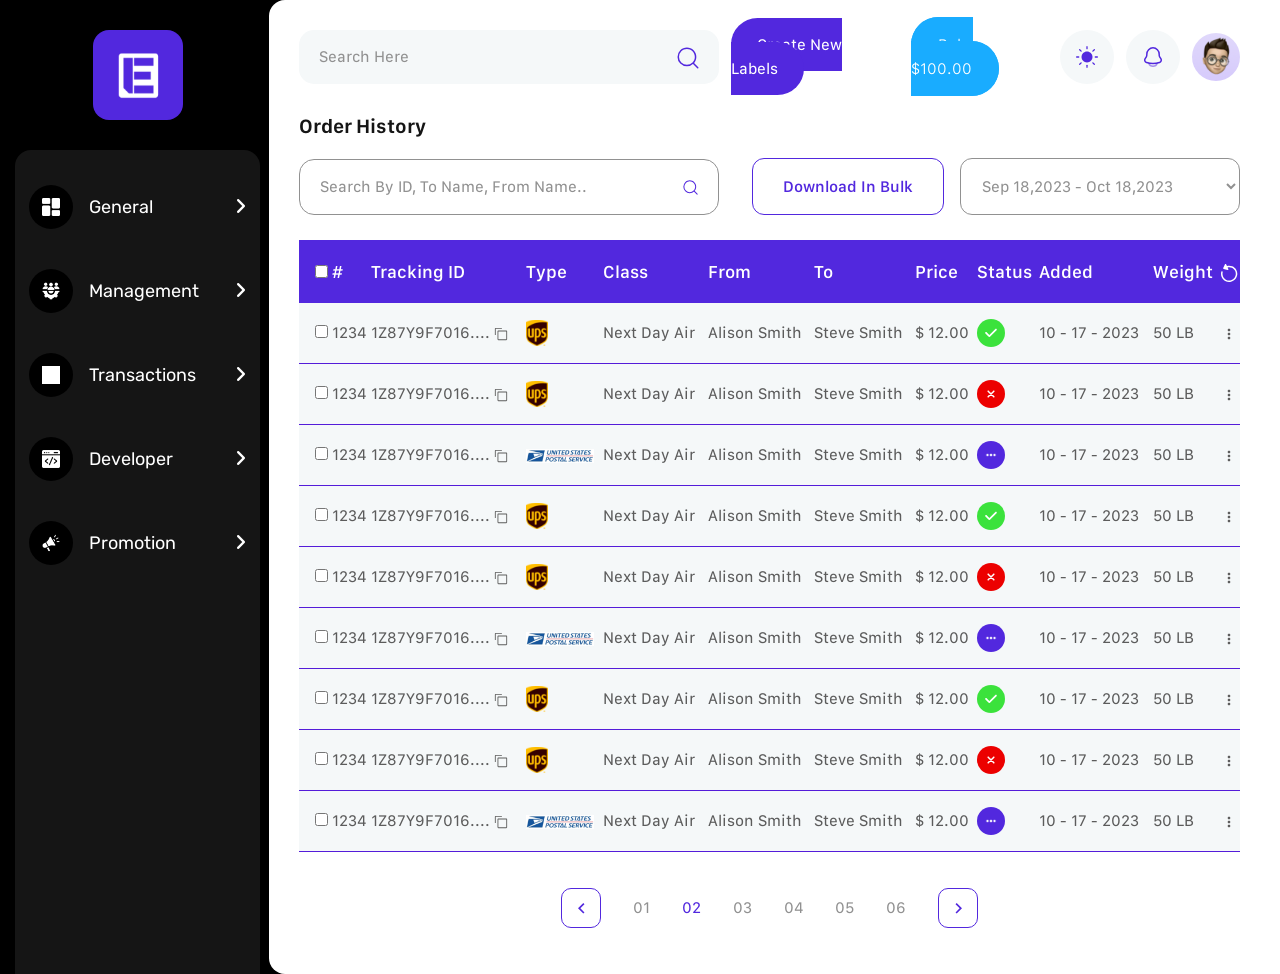
<file: order-history.html>
<!DOCTYPE html>
<html lang="en">
  <head>
    <meta charset="UTF-8" />
    <meta name="viewport" content="width=device-width, initial-scale=1.0" />
    <title>Bumping Ship - Order History</title>

    <!-- Font Awesome CDN -->
    <link
      rel="stylesheet"
      href="https://cdnjs.cloudflare.com/ajax/libs/font-awesome/6.4.2/css/all.min.css"
    />

    <!-- Bootstrap CSS -->
    <link rel="stylesheet" href="assets/css/bootstrap.min.css" />

    <!-- Custom CSS -->
    <link rel="stylesheet" href="assets/css/style.css" />

    <!-- Responsive CSS -->
    <link rel="stylesheet" href="assets/css/responsive.css" />
  </head>
  <body>
    <!-- Main Section HTML Start -->

    <section id="Main">
      <div class="main-wrapper">
        <div class="main-container">
          <!-- Sidebar HTML Start -->

          <div id="Sidebar">
            <div class="sidebar">
              <div class="main-logo text-center">
                <img src="assets/images/main-logo.svg" alt="main-logo" />
              </div>
              <div class="sidebar-menu">
                <ul>
                  <li class="item">
                    <a class="sub-btn d-flex align-items-center"
                      ><div class="menu-icon">
                        <img
                          src="assets/images/general-icon.svg"
                          alt="general-icon"
                        />
                      </div>
                      General<i class="fas fa-angle-right dropdown"></i
                    ></a>
                    <div class="sub-menu">
                      <ul>
                        <li><a href="#" class="sub-item">Create Label</a></li>
                        <li>
                          <a href="#" class="sub-item">Order History</a>
                        </li>
                        <li><a href="#" class="sub-item">Import CVS</a></li>
                        <li><a href="#" class="sub-item">Address Book</a></li>
                      </ul>
                    </div>
                  </li>
                  <li class="item">
                    <a class="sub-btn d-flex align-items-center"
                      ><div class="menu-icon">
                        <img
                          src="assets/images/management-icon.svg"
                          alt="management-icon"
                        />
                      </div>
                      Management<i class="fas fa-angle-right dropdown"></i
                    ></a>
                    <div class="sub-menu">
                      <ul>
                        <li><a href="#" class="sub-item">Create Label</a></li>
                        <li>
                          <a href="#" class="sub-item">Order History</a>
                        </li>
                        <li><a href="#" class="sub-item">Import CVS</a></li>
                        <li><a href="#" class="sub-item">Address Book</a></li>
                      </ul>
                    </div>
                  </li>
                  <li class="item">
                    <a class="sub-btn d-flex align-items-center"
                      ><div class="menu-icon">
                        <img
                          src="assets/images/transaction-icon.svg"
                          alt="transaction-icon"
                        />
                      </div>
                      Transactions<i class="fas fa-angle-right dropdown"></i
                    ></a>
                    <div class="sub-menu">
                      <ul>
                        <li><a href="#" class="sub-item">Create Label</a></li>
                        <li>
                          <a href="#" class="sub-item">Order History</a>
                        </li>
                        <li><a href="#" class="sub-item">Import CVS</a></li>
                        <li><a href="#" class="sub-item">Address Book</a></li>
                      </ul>
                    </div>
                  </li>
                  <li class="item">
                    <a class="sub-btn d-flex align-items-center"
                      ><div class="menu-icon">
                        <img
                          src="assets/images/developer-icon.svg"
                          alt="developer-icon"
                        />
                      </div>
                      Developer<i class="fas fa-angle-right dropdown"></i
                    ></a>
                    <div class="sub-menu">
                      <ul>
                        <li><a href="#" class="sub-item">Create Label</a></li>
                        <li>
                          <a href="#" class="sub-item">Order History</a>
                        </li>
                        <li><a href="#" class="sub-item">Import CVS</a></li>
                        <li><a href="#" class="sub-item">Address Book</a></li>
                      </ul>
                    </div>
                  </li>
                  <li class="item">
                    <a class="sub-btn d-flex align-items-center"
                      ><div class="menu-icon">
                        <img
                          src="assets/images/promotion-icon.svg"
                          alt="promotion-icon"
                        />
                      </div>
                      Promotion<i class="fas fa-angle-right dropdown"></i
                    ></a>
                    <div class="sub-menu">
                      <ul>
                        <li><a href="#" class="sub-item">Create Label</a></li>
                        <li>
                          <a href="#" class="sub-item">Order History</a>
                        </li>
                        <li><a href="#" class="sub-item">Import CVS</a></li>
                        <li><a href="#" class="sub-item">Address Book</a></li>
                      </ul>
                    </div>
                  </li>
                </ul>
              </div>
            </div>
          </div>

          <!-- Sidebar HTML End -->

          <!-- Main Content HTML Start -->

          <section id="Main-content">
            <div class="main-content">
              <!-- Header Section HTML Start -->

              <section id="Header">
                <div class="header-wrapper">
                  <div
                    class="header-container d-flex justify-content-between align-items-center"
                  >
                    <div
                      class="header-search d-flex justify-content-between align-items-center"
                    >
                      <input type="text" placeholder="Search Here" />
                      <button>
                        <img
                          src="assets/images/search-icon.svg"
                          alt="search-icon"
                        />
                      </button>
                    </div>
                    <div class="header-menu">
                      <ul class="d-flex align-items-center">
                        <li>
                          <a class="new-label-btn" href="#"
                            >Create New Labels</a
                          >
                        </li>
                        <li>
                          <a class="bal-btn" href="#"
                            >Bal:- <span>$100.00</span></a
                          >
                        </li>
                        <li>
                          <a class="switch-btn" href="#"
                            ><img
                              src="assets/images/light-icon.svg"
                              alt="light-icon"
                          /></a>
                        </li>
                        <li>
                          <a class="notification-btn" href="#"
                            ><img
                              src="assets/images/notification-icon.svg"
                              alt="notification-icon"
                          /></a>
                        </li>
                        <li>
                          <a class="user-btn" href="#"
                            ><img
                              src="assets/images/user-profile.svg"
                              alt="user-profile"
                          /></a>
                        </li>
                      </ul>
                    </div>
                  </div>
                </div>
              </section>

              <!-- Header Section HTML End -->

              <!-- Order Section HTML Start -->

              <section id="Order">
                <div class="order-wrapper">
                  <div class="order-top">
                    <h5>Order History</h5>
                    <div
                      class="order-top-info d-flex justify-content-between align-items-center"
                    >
                      <div
                        class="order-search d-flex justify-content-between align-items-center"
                      >
                        <input
                          type="text"
                          placeholder="Search By ID, To Name, From Name.."
                        />
                        <button>
                          <img
                            src="assets/images/search-icon.svg"
                            alt="search-icon"
                          />
                        </button>
                      </div>
                      <div class="d-flex align-items-center">
                        <div class="donwload-bulk-btn">
                          <a href="#">Download In Bulk</a>
                        </div>
                        <div class="order-history-date-filter ps-3">
                          <select>
                            <option value="Sep 18,2023 - Oct 18,2023">
                              Sep 18,2023 - Oct 18,2023
                            </option>
                            <option value="Oct 18,2023 - Nov 18,2023">
                              Oct 18,2023 - Nov 18,2023
                            </option>
                          </select>
                        </div>
                      </div>
                    </div>
                  </div>
                  <div class="order-history-table">
                    <table>
                      <thead>
                        <tr>
                          <th>
                            <input type="checkbox" />
                          </th>
                          <th><span class="hashtag">#</span></th>
                          <th>Tracking ID</th>
                          <th>Type</th>
                          <th>Class</th>
                          <th>From</th>
                          <th>To</th>
                          <th>Price</th>
                          <th>Status</th>
                          <th>Added</th>
                          <th>Weight</th>
                          <th>
                            <img
                              src="assets/images/reset-icon.svg"
                              alt="reset-icon"
                            />
                          </th>
                        </tr>
                      </thead>
                      <tbody>
                        <tr>
                          <td><input type="checkbox" /></td>
                          <td>1234</td>
                          <td>
                            1Z87Y9F7016....
                            <img
                              src="assets/images/copy-icon.svg"
                              alt="copy-icon"
                            />
                          </td>
                          <td>
                            <img
                              src="assets/images/ups-icon.svg"
                              alt="ups-icon"
                            />
                          </td>
                          <td>Next Day Air</td>
                          <td>Alison Smith</td>
                          <td>Steve Smith</td>
                          <td>$ <span>12.00</span></td>
                          <td>
                            <img
                              src="assets/images/check-icon.svg"
                              alt="check-icon"
                            />
                          </td>
                          <td>10 - 17 - 2023</td>
                          <td><span>50</span> LB</td>
                          <td>
                            <img
                              src="assets/images/3dot-icon.svg"
                              alt="3dot-icon"
                            />
                          </td>
                        </tr>
                        <tr>
                          <td><input type="checkbox" /></td>
                          <td>1234</td>
                          <td>
                            1Z87Y9F7016....
                            <img
                              src="assets/images/copy-icon.svg"
                              alt="copy-icon"
                            />
                          </td>
                          <td>
                            <img
                              src="assets/images/ups-icon.svg"
                              alt="ups-icon"
                            />
                          </td>
                          <td>Next Day Air</td>
                          <td>Alison Smith</td>
                          <td>Steve Smith</td>
                          <td>$ <span>12.00</span></td>
                          <td>
                            <img
                              src="assets/images/cross-icon.svg"
                              alt="cross-icon"
                            />
                          </td>
                          <td>10 - 17 - 2023</td>
                          <td><span>50</span> LB</td>
                          <td>
                            <img
                              src="assets/images/3dot-icon.svg"
                              alt="3dot-icon"
                            />
                          </td>
                        </tr>
                        <tr>
                          <td><input type="checkbox" /></td>
                          <td>1234</td>
                          <td>
                            1Z87Y9F7016....
                            <img
                              src="assets/images/copy-icon.svg"
                              alt="copy-icon"
                            />
                          </td>
                          <td>
                            <img
                              src="assets/images/us-postal-service-icon.svg"
                              alt="us-postal-service-icon"
                            />
                          </td>
                          <td>Next Day Air</td>
                          <td>Alison Smith</td>
                          <td>Steve Smith</td>
                          <td>$ <span>12.00</span></td>
                          <td>
                            <img
                              src="assets/images/pending-icon.svg"
                              alt="pending-icon"
                            />
                          </td>
                          <td>10 - 17 - 2023</td>
                          <td><span>50</span> LB</td>
                          <td>
                            <img
                              src="assets/images/3dot-icon.svg"
                              alt="3dot-icon"
                            />
                          </td>
                        </tr>
                        <tr>
                          <td><input type="checkbox" /></td>
                          <td>1234</td>
                          <td>
                            1Z87Y9F7016....
                            <img
                              src="assets/images/copy-icon.svg"
                              alt="copy-icon"
                            />
                          </td>
                          <td>
                            <img
                              src="assets/images/ups-icon.svg"
                              alt="ups-icon"
                            />
                          </td>
                          <td>Next Day Air</td>
                          <td>Alison Smith</td>
                          <td>Steve Smith</td>
                          <td>$ <span>12.00</span></td>
                          <td>
                            <img
                              src="assets/images/check-icon.svg"
                              alt="check-icon"
                            />
                          </td>
                          <td>10 - 17 - 2023</td>
                          <td><span>50</span> LB</td>
                          <td>
                            <img
                              src="assets/images/3dot-icon.svg"
                              alt="3dot-icon"
                            />
                          </td>
                        </tr>
                        <tr>
                          <td><input type="checkbox" /></td>
                          <td>1234</td>
                          <td>
                            1Z87Y9F7016....
                            <img
                              src="assets/images/copy-icon.svg"
                              alt="copy-icon"
                            />
                          </td>
                          <td>
                            <img
                              src="assets/images/ups-icon.svg"
                              alt="ups-icon"
                            />
                          </td>
                          <td>Next Day Air</td>
                          <td>Alison Smith</td>
                          <td>Steve Smith</td>
                          <td>$ <span>12.00</span></td>
                          <td>
                            <img
                              src="assets/images/cross-icon.svg"
                              alt="cross-icon"
                            />
                          </td>
                          <td>10 - 17 - 2023</td>
                          <td><span>50</span> LB</td>
                          <td>
                            <img
                              src="assets/images/3dot-icon.svg"
                              alt="3dot-icon"
                            />
                          </td>
                        </tr>
                        <tr>
                          <td><input type="checkbox" /></td>
                          <td>1234</td>
                          <td>
                            1Z87Y9F7016....
                            <img
                              src="assets/images/copy-icon.svg"
                              alt="copy-icon"
                            />
                          </td>
                          <td>
                            <img
                              src="assets/images/us-postal-service-icon.svg"
                              alt="us-postal-service-icon"
                            />
                          </td>
                          <td>Next Day Air</td>
                          <td>Alison Smith</td>
                          <td>Steve Smith</td>
                          <td>$ <span>12.00</span></td>
                          <td>
                            <img
                              src="assets/images/pending-icon.svg"
                              alt="pending-icon"
                            />
                          </td>
                          <td>10 - 17 - 2023</td>
                          <td><span>50</span> LB</td>
                          <td>
                            <img
                              src="assets/images/3dot-icon.svg"
                              alt="3dot-icon"
                            />
                          </td>
                        </tr>
                        <tr>
                          <td><input type="checkbox" /></td>
                          <td>1234</td>
                          <td>
                            1Z87Y9F7016....
                            <img
                              src="assets/images/copy-icon.svg"
                              alt="copy-icon"
                            />
                          </td>
                          <td>
                            <img
                              src="assets/images/ups-icon.svg"
                              alt="ups-icon"
                            />
                          </td>
                          <td>Next Day Air</td>
                          <td>Alison Smith</td>
                          <td>Steve Smith</td>
                          <td>$ <span>12.00</span></td>
                          <td>
                            <img
                              src="assets/images/check-icon.svg"
                              alt="check-icon"
                            />
                          </td>
                          <td>10 - 17 - 2023</td>
                          <td><span>50</span> LB</td>
                          <td>
                            <img
                              src="assets/images/3dot-icon.svg"
                              alt="3dot-icon"
                            />
                          </td>
                        </tr>
                        <tr>
                          <td><input type="checkbox" /></td>
                          <td>1234</td>
                          <td>
                            1Z87Y9F7016....
                            <img
                              src="assets/images/copy-icon.svg"
                              alt="copy-icon"
                            />
                          </td>
                          <td>
                            <img
                              src="assets/images/ups-icon.svg"
                              alt="ups-icon"
                            />
                          </td>
                          <td>Next Day Air</td>
                          <td>Alison Smith</td>
                          <td>Steve Smith</td>
                          <td>$ <span>12.00</span></td>
                          <td>
                            <img
                              src="assets/images/cross-icon.svg"
                              alt="cross-icon"
                            />
                          </td>
                          <td>10 - 17 - 2023</td>
                          <td><span>50</span> LB</td>
                          <td>
                            <img
                              src="assets/images/3dot-icon.svg"
                              alt="3dot-icon"
                            />
                          </td>
                        </tr>
                        <tr>
                          <td><input type="checkbox" /></td>
                          <td>1234</td>
                          <td>
                            1Z87Y9F7016....
                            <img
                              src="assets/images/copy-icon.svg"
                              alt="copy-icon"
                            />
                          </td>
                          <td>
                            <img
                              src="assets/images/us-postal-service-icon.svg"
                              alt="us-postal-service-icon"
                            />
                          </td>
                          <td>Next Day Air</td>
                          <td>Alison Smith</td>
                          <td>Steve Smith</td>
                          <td>$ <span>12.00</span></td>
                          <td>
                            <img
                              src="assets/images/pending-icon.svg"
                              alt="pending-icon"
                            />
                          </td>
                          <td>10 - 17 - 2023</td>
                          <td><span>50</span> LB</td>
                          <td>
                            <img
                              src="assets/images/3dot-icon.svg"
                              alt="3dot-icon"
                            />
                          </td>
                        </tr>
                      </tbody>
                    </table>
                  </div>
                  <div class="order-history-pagination">
                    <ul
                      class="d-flex justify-content-center align-items-center"
                    >
                      <li>
                        <div class="pagination-arrow">
                          <img
                            src="assets/images/chevron-left-icon.svg"
                            alt="chevron-left-icon"
                          />
                        </div>
                      </li>
                      <li>01</li>
                      <li class="active">02</li>
                      <li>03</li>
                      <li>04</li>
                      <li>05</li>
                      <li>06</li>
                      <li>
                        <div class="pagination-arrow">
                          <img
                            src="assets/images/chevron-right-icon.svg"
                            alt="chevron-right-icon"
                          />
                        </div>
                      </li>
                    </ul>
                  </div>
                </div>
              </section>

              <!-- Order Section HTML End -->
            </div>
          </section>

          <!-- Main Content HTML End -->
        </div>
      </div>
    </section>

    <!-- Main Section HTML End -->

    <!-- JQuery -->
    <script src="https://cdnjs.cloudflare.com/ajax/libs/jquery/3.7.0/jquery.min.js"></script>

    <!-- Bootstrap JavaScript -->
    <script src="assets/js/bootstrap.bundle.min.js"></script>

    <!-- Custom JavaScript -->
    <script src="assets/js/script.js"></script>
  </body>
</html>
</file>
<file: assets/css/style.css>
/* Base Style CSS Start */

/* Fonts */

/* Rubik Font */
@import url("https://fonts.googleapis.com/css2?family=Rubik:wght@300;400;500;600;700&display=swap");

/* SF Compact Font */

@font-face {
  font-family: "SF-Compact";
  src: url(../font/SF-Compact-Light.otf);
  font-weight: 300;
}

@font-face {
  font-family: "SF-Compact";
  src: url(../font/SF-Compact-Regular.otf);
  font-weight: 400;
}

@font-face {
  font-family: "SF-Compact";
  src: url(../font/SF-Compact-Medium.otf);
  font-weight: 500;
}

@font-face {
  font-family: "SF-Compact";
  src: url(../font/SF-Compact-Semibold.otf);
  font-weight: 600;
}

@font-face {
  font-family: "SF-Compact";
  src: url(../font/SF-Compact-Bold.otf);
  font-weight: 700;
}

* {
  margin: 0;
  padding: 0;
  box-sizing: border-box;
}

body {
  font-family: "Rubik", sans-serif;
  font-family: "SF-Compact";
  background: #000000;
  scroll-behavior: smooth;
}

ol,
ul {
  margin: 0;
  padding: 0;
}

li {
  list-style: none;
}

a {
  text-decoration: none;
  cursor: pointer;
}

img {
  max-width: 100%;
}

/* Base Style CSS End */

/* Sidebar Section CSS Start */

#Sidebar {
  width: 275px;
}

.sidebar {
  width: 275px;
  min-height: 100vh;
  height: 100%;
  position: fixed;
  padding: 0 15px;
}

.sidebar::-webkit-scrollbar {
  width: 0px;
}

.main-logo {
  padding: 30px 0;
}

.sidebar-menu {
  width: 100%;
  padding-top: 30px;
  background: #151515;
  height: 100%;
  border-radius: 16px;
}

.sidebar-menu .item {
  position: relative;
  margin-bottom: 30px;
  cursor: pointer;
}

.sidebar-menu .item a {
  padding: 5px 14px;
}

.sidebar-menu a.active {
  background: #5228de;
}

.menu-icon {
  width: 44px;
  height: 44px;
  display: flex;
  justify-content: center;
  align-items: center;
  background: #000;
  margin-right: 16px;
  border-radius: 100%;
}

.sidebar-menu .active .menu-icon {
  background: #5228de;
}

.sidebar-menu .item a {
  font-family: "Rubik", sans-serif;
  font-size: 18px;
  font-style: normal;
  font-weight: 400;
  line-height: normal;
  color: #fff;
}

.sidebar-menu .item a .dropdown {
  position: absolute;
  right: 0;
  margin-right: 14px;
  transition: 0.3s ease;
}

.sidebar-menu .item .sub-menu {
  display: none;
}

.sidebar-menu .item .sub-menu ul {
  position: relative;
  padding-left: 60px;
  margin: 10px 0;
}

.sidebar-menu .item .sub-menu ul::before {
  position: absolute;
  content: "";
  top: 0;
  left: 60px;
  width: 1px;
  height: 100%;
  background: #6f6f6f;
}

.sidebar-menu .item .sub-menu li {
  position: relative;
  padding: 5px;
}

.sidebar-menu .item .sub-menu li::before {
  position: absolute;
  content: "";
  top: 17px;
  left: 0;
  width: 12px;
  height: 1px;
  background: #6f6f6f;
}

.sidebar-menu .item .sub-menu a {
  font-size: 14px;
}

.rotate {
  transform: rotate(90deg);
}

/* Sidebar Section CSS End */

.main-container {
  display: flex;
}

#Main-content {
  width: calc(100% - 250px);
  min-height: 100vh;
  height: 100%;
  background: #ffffff;
  padding: 30px 40px 30px 30px;
  border-radius: 16px 0px 0px 16px;
}

/* Header Section CSS Start */

.header-search {
  max-width: 420px;
  width: 100%;
  background: #f5f8f9;
  padding: 0 20px;
  border-radius: 15px;
}

.header-search input {
  max-width: 85%;
  width: 100%;
  padding: 15px 0;
  background: transparent;
  border: none;
}

.header-search input:focus {
  outline: 0;
}

.header-search ::placeholder {
  font-size: 16px;
  font-weight: 400;
  color: #919191;
}

.header-search button {
  background: transparent;
  border: none;
}

.header-menu ul li {
  padding-left: 12px;
}

.new-label-btn {
  font-size: 16px;
  font-weight: 400;
  color: #fff;
  background: #5228de;
  padding: 17px 26px;
  border-radius: 50px;
}

.bal-btn {
  font-size: 16px;
  font-weight: 300;
  color: #fff;
  background: #19acff;
  padding: 17px 26px;
  border: 1px solid #19acff;
  border-radius: 50px;
}

.switch-btn,
.notification-btn {
  display: flex;
  justify-content: center;
  align-items: center;
  width: 54px;
  height: 54px;
  background: #f5f8f9;
  border-radius: 100%;
}

/* Header Section CSS End */

/* Order History Section CSS Start */

.order-wrapper {
  padding-top: 30px;
}

.order-top h5 {
  font-size: 20px;
  font-weight: 600;
  margin-bottom: 20px;
  color: #151515;
}

.order-search {
  max-width: 420px;
  width: 100%;
  padding: 0 20px;
  border: 1px solid #919191;
  border-radius: 15px;
}

.order-search input {
  max-width: 85%;
  width: 100%;
  padding: 15px 0;
  background: transparent;
  border: none;
}

.order-search input:focus {
  outline: 0;
}

.order-search button {
  width: 15px;
  background: transparent;
  border: none;
}

.order-search ::placeholder {
  font-size: 16px;
  font-weight: 400;
  color: #919191;
}

.donwload-bulk-btn a {
  font-size: 16px;
  font-weight: 500;
  color: #5228de;
  padding: 18px 30px;
  border: 1px solid #5228de;
  border-radius: 12px;
}

.order-history-date-filter select {
  width: 280px;
  padding: 17px;
  color: #919191;
  background: transparent;
  border: 1px solid #919191;
  border-radius: 12px;
}

.order-history-date-filter select:focus {
  outline: 0;
}

.order-history-table {
  padding-top: 25px;
}

.order-history-table table {
  width: 100%;
}

.order-history-table thead {
  width: 100%;
  background: #5228de;
}

.order-history-table thead th {
  font-size: 18px;
  font-weight: 500;
  padding: 18px 0;
  color: #fff;
}

.order-history-table thead th:first-child {
  padding-left: 16px;
}

.order-history-table thead th input[type="checkbox"] {
  background: transparent;
}

.order-history-table tbody tr {
  background: #f5f8f9;
  border-bottom: 1px solid #541cd9;
}

.order-history-table tbody tr td {
  font-size: 16px;
  font-weight: 400;
  color: #5c5c5c;
  padding: 16px 0;
  margin-bottom: 100px;
}

.order-history-table tbody tr td:first-child {
  padding-left: 16px;
}

.order-history-pagination {
  padding-top: 20px;
}

.order-history-pagination ul li {
  font-size: 16px;
  font-weight: 400;
  color: #919191;
  padding: 16px;
  cursor: pointer;
}

.order-history-pagination ul li.active {
  color: #5228de;
}

.order-history-pagination ul li .pagination-arrow {
  width: 40px;
  height: 40px;
  display: flex;
  justify-content: center;
  align-items: center;
  background: #ffffff;
  border: 1px solid #5228de;
  border-radius: 10px;
}

/* Order History Section CSS End */
</file>
<file: assets/css/responsive.css>
/* Min Width 1200px and Max Width 1399px */

@media (min-width: 1200px) and (max-width: 1399px) {
}

/* Min Width 992px and Max Width 1199px */

@media (min-width: 992px) and (max-width: 1199px) {
}

/* Min Width 768px and Max Width 991px */

@media (min-width: 768px) and (max-width: 991px) {
}

/* Min Width 300px and Max Width 767px */

@media (min-width: 300px) and (max-width: 767px) {
}
</file>
